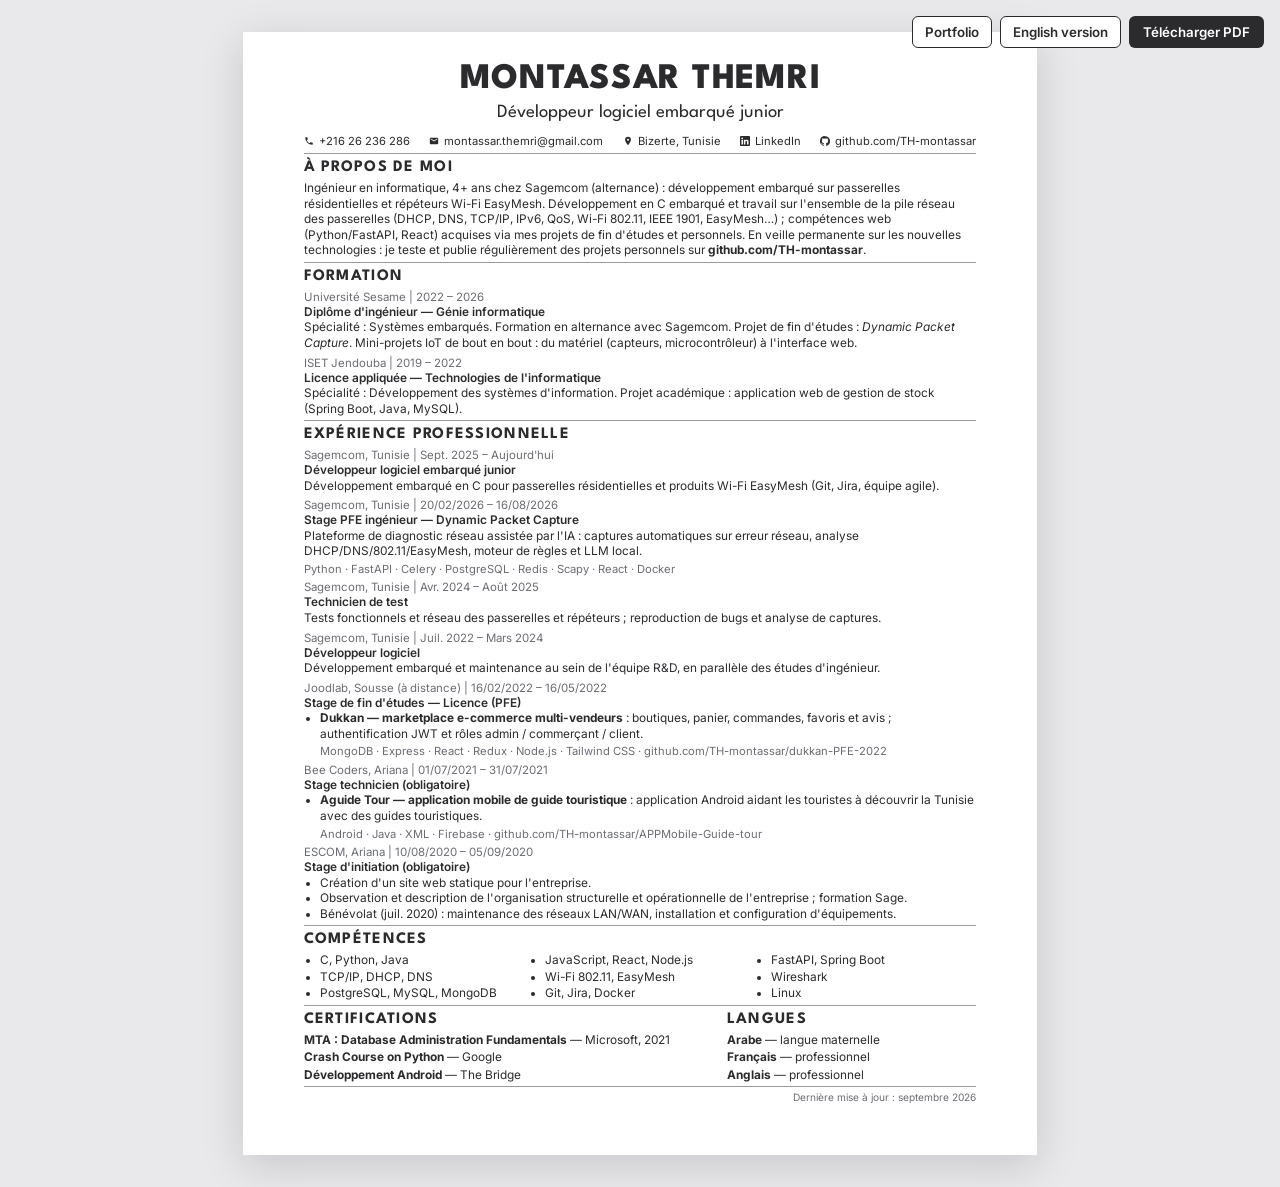
<file: index.html>
<!DOCTYPE html>
<html lang="fr">

<head>
	<meta charset="UTF-8" />
	<meta name="viewport" content="width=device-width, initial-scale=1.0" />
	<title>Montassar Themri — CV</title>
	<meta name="description" content="Montassar Themri — Développeur logiciel embarqué junior chez Sagemcom, ingénieur en génie informatique." />
	<link rel="icon" href="images/favicon.svg" type="image/svg+xml" />
	<link rel="preconnect" href="https://fonts.googleapis.com" />
	<link rel="preconnect" href="https://fonts.gstatic.com" crossorigin />
	<link href="https://fonts.googleapis.com/css2?family=League+Spartan:wght@400;600;700;800&family=Inter:wght@400;500;600&display=swap" rel="stylesheet" />
	<link rel="stylesheet" href="style.css" />
</head>

<body>
	<nav class="toolbar">
		<a class="lang-link" href="portfolio.html">Portfolio</a>
		<a class="lang-link" href="en.html">English version</a>
		<button class="print-btn" onclick="window.print()">Télécharger PDF</button>
	</nav>

	<main class="page">

		<header class="head">
			<h1>MONTASSAR THEMRI</h1>
			<p class="role">Développeur logiciel embarqué junior</p>
			<ul class="contact">
				<li>
					<svg viewBox="0 0 24 24"><path d="M6.6 10.8a15.1 15.1 0 0 0 6.6 6.6l2.2-2.2a1 1 0 0 1 1-.25 11.4 11.4 0 0 0 3.6.57 1 1 0 0 1 1 1V20a1 1 0 0 1-1 1A17 17 0 0 1 3 4a1 1 0 0 1 1-1h3.5a1 1 0 0 1 1 1c0 1.25.2 2.45.57 3.57a1 1 0 0 1-.25 1z"/></svg>
					<a href="tel:+21626236286">+216 26 236 286</a>
				</li>
				<li>
					<svg viewBox="0 0 24 24"><path d="M20 4H4a2 2 0 0 0-2 2v12a2 2 0 0 0 2 2h16a2 2 0 0 0 2-2V6a2 2 0 0 0-2-2zm0 4-8 5-8-5V6l8 5 8-5z"/></svg>
					<a href="mailto:montassar.themri@gmail.com">montassar.themri@gmail.com</a>
				</li>
				<li>
					<svg viewBox="0 0 24 24"><path d="M12 2a7 7 0 0 0-7 7c0 5.25 7 13 7 13s7-7.75 7-13a7 7 0 0 0-7-7zm0 9.5A2.5 2.5 0 1 1 12 6.5a2.5 2.5 0 0 1 0 5z"/></svg>
					Bizerte, Tunisie
				</li>
				<li>
					<svg viewBox="0 0 24 24"><path d="M20.45 20.45h-3.56v-5.57c0-1.33-.02-3.04-1.85-3.04-1.85 0-2.14 1.45-2.14 2.94v5.67H9.35V9h3.41v1.56h.05c.48-.9 1.64-1.85 3.37-1.85 3.6 0 4.27 2.37 4.27 5.46v6.28zM5.34 7.43a2.06 2.06 0 1 1 0-4.13 2.06 2.06 0 0 1 0 4.13zM7.12 20.45H3.56V9h3.56v11.45zM22.22 0H1.77C.79 0 0 .77 0 1.73v20.54C0 23.230.79 24 1.77 24h20.45c.98 0 1.78-.77 1.78-1.73V1.73C24 .77 23.2 0 22.22 0z"/></svg>
					<a href="https://www.linkedin.com/in/themri-montassar-160042149/">LinkedIn</a>
				</li>
				<li>
					<svg viewBox="0 0 24 24"><path d="M12 .3a12 12 0 0 0-3.8 23.4c.6.1.8-.26.8-.58v-2.05c-3.34.73-4.04-1.6-4.04-1.6-.55-1.39-1.34-1.76-1.34-1.76-1.09-.74.08-.73.08-.73 1.2.09 1.84 1.24 1.84 1.24 1.07 1.83 2.8 1.3 3.49 1 .1-.78.42-1.3.76-1.6-2.67-.3-5.47-1.33-5.47-5.93 0-1.31.47-2.38 1.24-3.22-.14-.3-.54-1.52.1-3.18 0 0 1-.32 3.3 1.23a11.5 11.5 0 0 1 6 0c2.28-1.55 3.29-1.23 3.29-1.23.64 1.66.24 2.88.12 3.18a4.65 4.65 0 0 1 1.23 3.22c0 4.61-2.8 5.63-5.48 5.92.42.36.81 1.1.81 2.22v3.29c0 .32.19.69.8.58A12 12 0 0 0 12 .3"/></svg>
					<a href="https://github.com/TH-montassar">github.com/TH-montassar</a>
				</li>
			</ul>
		</header>

		<section>
			<h2>À propos de moi</h2>
			<p>
				Ingénieur en informatique, 4+ ans chez Sagemcom (alternance)&nbsp;: développement embarqué
				sur passerelles résidentielles et répéteurs Wi-Fi EasyMesh.
				Développement en C embarqué et travail sur l'ensemble de la pile réseau des passerelles (DHCP, DNS,
				TCP/IP, IPv6, QoS, Wi-Fi 802.11, IEEE 1901, EasyMesh…)&nbsp;; compétences web
				(Python/FastAPI, React) acquises via mes projets de fin d'études et personnels. En veille permanente sur les nouvelles technologies&nbsp;: je teste et publie
				régulièrement des projets personnels sur
				<a href="https://github.com/TH-montassar"><strong>github.com/TH-montassar</strong></a>.
			</p>
		</section>

		<section>
			<h2>Formation</h2>

			<div class="entry">
				<p class="meta">Université Sesame | 2022 – 2026</p>
				<h3>Diplôme d'ingénieur — Génie informatique</h3>
				<p>Spécialité&nbsp;: Systèmes embarqués. Formation en alternance avec Sagemcom. Projet de fin d'études&nbsp;:
					<em>Dynamic Packet Capture</em>. Mini-projets IoT de bout en bout&nbsp;: du matériel (capteurs,
					microcontrôleur) à l'interface web.</p>
			</div>

			<div class="entry">
				<p class="meta">ISET Jendouba | 2019 – 2022</p>
				<h3>Licence appliquée — Technologies de l'informatique</h3>
				<p>Spécialité&nbsp;: Développement des systèmes d'information. Projet académique&nbsp;: application web de
					gestion de stock (Spring Boot, Java, MySQL).</p>
			</div>
		</section>

		<section>
			<h2>Expérience professionnelle</h2>

			<div class="entry">
				<p class="meta">Sagemcom, Tunisie | Sept. 2025 – Aujourd'hui</p>
				<h3>Développeur logiciel embarqué junior</h3>
				<p>Développement embarqué en C pour passerelles résidentielles et produits Wi-Fi EasyMesh
					(Git, Jira, équipe agile).</p>
			</div>

			<div class="entry">
				<p class="meta">Sagemcom, Tunisie | 20/02/2026 – 16/08/2026</p>
				<h3>Stage PFE ingénieur — Dynamic Packet Capture</h3>
				<p>Plateforme de diagnostic réseau assistée par l'IA&nbsp;: captures automatiques sur erreur réseau, analyse
					DHCP/DNS/802.11/EasyMesh, moteur de règles et LLM local.
					<span class="tags">Python · FastAPI · Celery · PostgreSQL · Redis · Scapy · React · Docker</span></p>
			</div>

			<div class="entry">
				<p class="meta">Sagemcom, Tunisie | Avr. 2024 – Août 2025</p>
				<h3>Technicien de test</h3>
				<p>Tests fonctionnels et réseau des passerelles et répéteurs&nbsp;; reproduction de bugs et analyse de captures.</p>
			</div>

			<div class="entry">
				<p class="meta">Sagemcom, Tunisie | Juil. 2022 – Mars 2024</p>
				<h3>Développeur logiciel</h3>
				<p>Développement embarqué et maintenance au sein de l'équipe R&amp;D, en parallèle des études d'ingénieur.</p>
			</div>

			<div class="entry">
				<p class="meta">Joodlab, Sousse (à distance) | 16/02/2022 – 16/05/2022</p>
				<h3>Stage de fin d'études — Licence (PFE)</h3>
				<ul class="tasks">
					<li><strong>Dukkan — marketplace e-commerce multi-vendeurs</strong>&nbsp;: boutiques, panier, commandes,
						favoris et avis&nbsp;; authentification JWT et rôles admin / commerçant / client.
						<span class="tags">MongoDB · Express · React · Redux · Node.js · Tailwind CSS ·
							<a href="https://github.com/TH-montassar/dukkan-PFE-2022">github.com/TH-montassar/dukkan-PFE-2022</a></span></li>
				</ul>
			</div>

			<div class="entry">
				<p class="meta">Bee Coders, Ariana | 01/07/2021 – 31/07/2021</p>
				<h3>Stage technicien (obligatoire)</h3>
				<ul class="tasks">
					<li><strong>Aguide Tour — application mobile de guide touristique</strong>&nbsp;: application Android aidant
						les touristes à découvrir la Tunisie avec des guides touristiques.
						<span class="tags">Android · Java · XML · Firebase ·
							<a href="https://github.com/TH-montassar/APPMobile-Guide-tour">github.com/TH-montassar/APPMobile-Guide-tour</a></span></li>
				</ul>
			</div>

			<div class="entry">
				<p class="meta">ESCOM, Ariana | 10/08/2020 – 05/09/2020</p>
				<h3>Stage d'initiation (obligatoire)</h3>
				<ul class="tasks">
					<li>Création d'un site web statique pour l'entreprise.</li>
					<li>Observation et description de l'organisation structurelle et opérationnelle de l'entreprise&nbsp;; formation Sage.</li>
					<li>Bénévolat (juil. 2020)&nbsp;: maintenance des réseaux LAN/WAN, installation et configuration d'équipements.</li>
				</ul>
			</div>
		</section>

		<section>
			<h2>Compétences</h2>
			<ul class="skills">
				<li>C, Python, Java</li>
				<li>JavaScript, React, Node.js</li>
				<li>FastAPI, Spring Boot</li>
				<li>TCP/IP, DHCP, DNS</li>
				<li>Wi-Fi 802.11, EasyMesh</li>
				<li>Wireshark</li>
				<li>PostgreSQL, MySQL, MongoDB</li>
				<li>Git, Jira, Docker</li>
				<li>Linux</li>
			</ul>
		</section>

		<div class="split">
			<section>
				<h2>Certifications</h2>
				<ul class="plain">
					<li><strong>MTA&nbsp;: Database Administration Fundamentals</strong> — Microsoft, 2021</li>
					<li><strong>Crash Course on Python</strong> — Google</li>
					<li><strong>Développement Android</strong> — The Bridge</li>
				</ul>
			</section>
			<section>
				<h2>Langues</h2>
				<ul class="plain">
					<li><strong>Arabe</strong> — langue maternelle</li>
					<li><strong>Français</strong> — professionnel</li>
					<li><strong>Anglais</strong> — professionnel</li>
				</ul>
			</section>
		</div>

		<p class="updated">Dernière mise à jour&nbsp;: septembre 2026</p>
	</main>
</body>

</html>
</file>
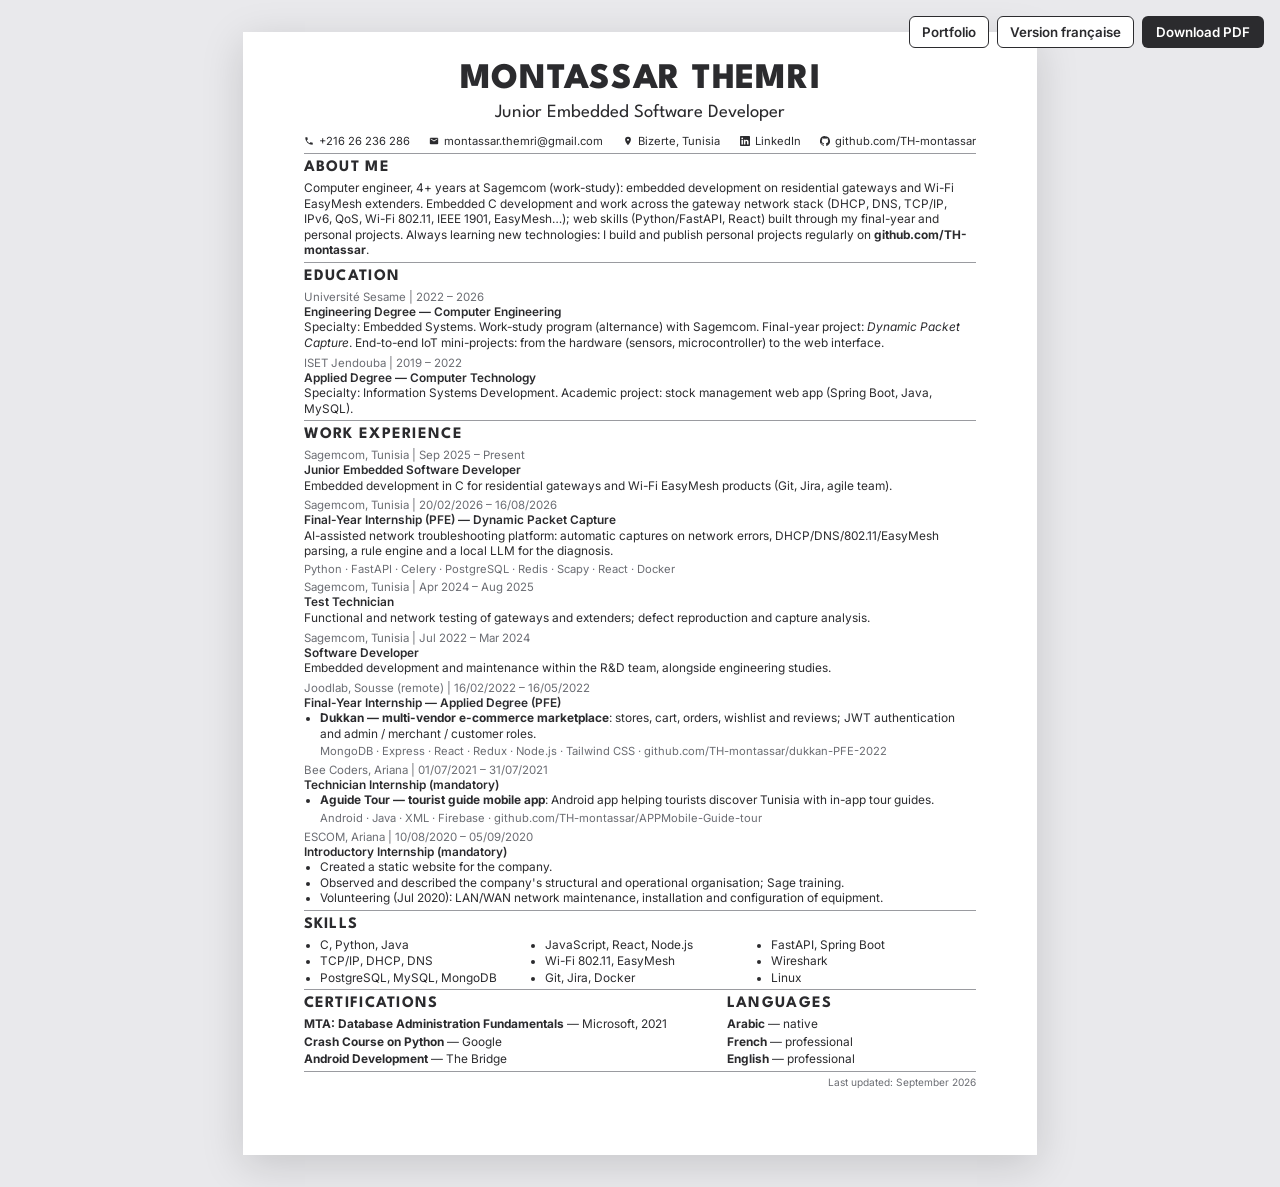
<file: en.html>
<!DOCTYPE html>
<html lang="en">

<head>
	<meta charset="UTF-8" />
	<meta name="viewport" content="width=device-width, initial-scale=1.0" />
	<title>Montassar Themri — CV</title>
	<meta name="description" content="Montassar Themri — Junior Embedded Software Developer at Sagemcom, Computer Engineering." />
	<link rel="icon" href="images/favicon.svg" type="image/svg+xml" />
	<link rel="preconnect" href="https://fonts.googleapis.com" />
	<link rel="preconnect" href="https://fonts.gstatic.com" crossorigin />
	<link href="https://fonts.googleapis.com/css2?family=League+Spartan:wght@400;600;700;800&family=Inter:wght@400;500;600&display=swap" rel="stylesheet" />
	<link rel="stylesheet" href="style.css" />
</head>

<body>
	<nav class="toolbar">
		<a class="lang-link" href="portfolio.html">Portfolio</a>
		<a class="lang-link" href="index.html">Version française</a>
		<button class="print-btn" onclick="window.print()">Download PDF</button>
	</nav>

	<main class="page">

		<header class="head">
			<h1>MONTASSAR THEMRI</h1>
			<p class="role">Junior Embedded Software Developer</p>
			<ul class="contact">
				<li>
					<svg viewBox="0 0 24 24"><path d="M6.6 10.8a15.1 15.1 0 0 0 6.6 6.6l2.2-2.2a1 1 0 0 1 1-.25 11.4 11.4 0 0 0 3.6.57 1 1 0 0 1 1 1V20a1 1 0 0 1-1 1A17 17 0 0 1 3 4a1 1 0 0 1 1-1h3.5a1 1 0 0 1 1 1c0 1.25.2 2.45.57 3.57a1 1 0 0 1-.25 1z"/></svg>
					<a href="tel:+21626236286">+216 26 236 286</a>
				</li>
				<li>
					<svg viewBox="0 0 24 24"><path d="M20 4H4a2 2 0 0 0-2 2v12a2 2 0 0 0 2 2h16a2 2 0 0 0 2-2V6a2 2 0 0 0-2-2zm0 4-8 5-8-5V6l8 5 8-5z"/></svg>
					<a href="mailto:montassar.themri@gmail.com">montassar.themri@gmail.com</a>
				</li>
				<li>
					<svg viewBox="0 0 24 24"><path d="M12 2a7 7 0 0 0-7 7c0 5.25 7 13 7 13s7-7.75 7-13a7 7 0 0 0-7-7zm0 9.5A2.5 2.5 0 1 1 12 6.5a2.5 2.5 0 0 1 0 5z"/></svg>
					Bizerte, Tunisia
				</li>
				<li>
					<svg viewBox="0 0 24 24"><path d="M20.45 20.45h-3.56v-5.57c0-1.33-.02-3.04-1.85-3.04-1.85 0-2.14 1.45-2.14 2.94v5.67H9.35V9h3.41v1.56h.05c.48-.9 1.64-1.85 3.37-1.85 3.6 0 4.27 2.37 4.27 5.46v6.28zM5.34 7.43a2.06 2.06 0 1 1 0-4.13 2.06 2.06 0 0 1 0 4.13zM7.12 20.45H3.56V9h3.56v11.45zM22.22 0H1.77C.79 0 0 .77 0 1.73v20.54C0 23.23.79 24 1.77 24h20.45c.98 0 1.78-.77 1.78-1.73V1.73C24 .77 23.2 0 22.22 0z"/></svg>
					<a href="https://www.linkedin.com/in/themri-montassar-160042149/">LinkedIn</a>
				</li>
				<li>
					<svg viewBox="0 0 24 24"><path d="M12 .3a12 12 0 0 0-3.8 23.4c.6.1.8-.26.8-.58v-2.05c-3.34.73-4.04-1.6-4.04-1.6-.55-1.39-1.34-1.76-1.34-1.76-1.09-.74.08-.73.08-.73 1.2.09 1.84 1.24 1.84 1.24 1.07 1.83 2.8 1.3 3.49 1 .1-.78.42-1.3.76-1.6-2.67-.3-5.47-1.33-5.47-5.93 0-1.31.47-2.38 1.24-3.22-.14-.3-.54-1.52.1-3.18 0 0 1-.32 3.3 1.23a11.5 11.5 0 0 1 6 0c2.28-1.55 3.29-1.23 3.29-1.23.64 1.66.24 2.88.12 3.18a4.65 4.65 0 0 1 1.23 3.22c0 4.61-2.8 5.63-5.48 5.92.42.36.81 1.1.81 2.22v3.29c0 .32.19.69.8.58A12 12 0 0 0 12 .3"/></svg>
					<a href="https://github.com/TH-montassar">github.com/TH-montassar</a>
				</li>
			</ul>
		</header>

		<section>
			<h2>About Me</h2>
			<p>
				Computer engineer, 4+ years at Sagemcom (work-study): embedded development on residential gateways and
				Wi-Fi EasyMesh extenders. Embedded C development and work across the gateway network stack (DHCP, DNS,
				TCP/IP, IPv6, QoS, Wi-Fi 802.11, IEEE 1901, EasyMesh…); web skills (Python/FastAPI, React) built through
				my final-year and personal projects. Always
				learning new technologies: I build and publish personal projects regularly on
				<a href="https://github.com/TH-montassar"><strong>github.com/TH-montassar</strong></a>.
			</p>
		</section>

		<section>
			<h2>Education</h2>

			<div class="entry">
				<p class="meta">Université Sesame | 2022 – 2026</p>
				<h3>Engineering Degree — Computer Engineering</h3>
				<p>Specialty: Embedded Systems. Work-study program (alternance) with Sagemcom. Final-year project:
					<em>Dynamic Packet Capture</em>. End-to-end IoT mini-projects: from the hardware (sensors,
					microcontroller) to the web interface.</p>
			</div>

			<div class="entry">
				<p class="meta">ISET Jendouba | 2019 – 2022</p>
				<h3>Applied Degree — Computer Technology</h3>
				<p>Specialty: Information Systems Development. Academic project: stock management web app
					(Spring Boot, Java, MySQL).</p>
			</div>
		</section>

		<section>
			<h2>Work Experience</h2>

			<div class="entry">
				<p class="meta">Sagemcom, Tunisia | Sep 2025 – Present</p>
				<h3>Junior Embedded Software Developer</h3>
				<p>Embedded development in C for residential gateways and Wi-Fi EasyMesh products
					(Git, Jira, agile team).</p>
			</div>

			<div class="entry">
				<p class="meta">Sagemcom, Tunisia | 20/02/2026 – 16/08/2026</p>
				<h3>Final-Year Internship (PFE) — Dynamic Packet Capture</h3>
				<p>AI-assisted network troubleshooting platform: automatic captures on network errors,
					DHCP/DNS/802.11/EasyMesh parsing, a rule engine and a local LLM for the diagnosis.
					<span class="tags">Python · FastAPI · Celery · PostgreSQL · Redis · Scapy · React · Docker</span></p>
			</div>

			<div class="entry">
				<p class="meta">Sagemcom, Tunisia | Apr 2024 – Aug 2025</p>
				<h3>Test Technician</h3>
				<p>Functional and network testing of gateways and extenders; defect reproduction and capture analysis.</p>
			</div>

			<div class="entry">
				<p class="meta">Sagemcom, Tunisia | Jul 2022 – Mar 2024</p>
				<h3>Software Developer</h3>
				<p>Embedded development and maintenance within the R&amp;D team, alongside engineering studies.</p>
			</div>

			<div class="entry">
				<p class="meta">Joodlab, Sousse (remote) | 16/02/2022 – 16/05/2022</p>
				<h3>Final-Year Internship — Applied Degree (PFE)</h3>
				<ul class="tasks">
					<li><strong>Dukkan — multi-vendor e-commerce marketplace</strong>: stores, cart, orders, wishlist and
						reviews; JWT authentication and admin / merchant / customer roles.
						<span class="tags">MongoDB · Express · React · Redux · Node.js · Tailwind CSS ·
							<a href="https://github.com/TH-montassar/dukkan-PFE-2022">github.com/TH-montassar/dukkan-PFE-2022</a></span></li>
				</ul>
			</div>

			<div class="entry">
				<p class="meta">Bee Coders, Ariana | 01/07/2021 – 31/07/2021</p>
				<h3>Technician Internship (mandatory)</h3>
				<ul class="tasks">
					<li><strong>Aguide Tour — tourist guide mobile app</strong>: Android app helping tourists discover
						Tunisia with in-app tour guides.
						<span class="tags">Android · Java · XML · Firebase ·
							<a href="https://github.com/TH-montassar/APPMobile-Guide-tour">github.com/TH-montassar/APPMobile-Guide-tour</a></span></li>
				</ul>
			</div>

			<div class="entry">
				<p class="meta">ESCOM, Ariana | 10/08/2020 – 05/09/2020</p>
				<h3>Introductory Internship (mandatory)</h3>
				<ul class="tasks">
					<li>Created a static website for the company.</li>
					<li>Observed and described the company's structural and operational organisation; Sage training.</li>
					<li>Volunteering (Jul 2020): LAN/WAN network maintenance, installation and configuration of equipment.</li>
				</ul>
			</div>
		</section>

		<section>
			<h2>Skills</h2>
			<ul class="skills">
				<li>C, Python, Java</li>
				<li>JavaScript, React, Node.js</li>
				<li>FastAPI, Spring Boot</li>
				<li>TCP/IP, DHCP, DNS</li>
				<li>Wi-Fi 802.11, EasyMesh</li>
				<li>Wireshark</li>
				<li>PostgreSQL, MySQL, MongoDB</li>
				<li>Git, Jira, Docker</li>
				<li>Linux</li>
			</ul>
		</section>

		<div class="split">
			<section>
				<h2>Certifications</h2>
				<ul class="plain">
					<li><strong>MTA: Database Administration Fundamentals</strong> — Microsoft, 2021</li>
					<li><strong>Crash Course on Python</strong> — Google</li>
					<li><strong>Android Development</strong> — The Bridge</li>
				</ul>
			</section>
			<section>
				<h2>Languages</h2>
				<ul class="plain">
					<li><strong>Arabic</strong> — native</li>
					<li><strong>French</strong> — professional</li>
					<li><strong>English</strong> — professional</li>
				</ul>
			</section>
		</div>

		<p class="updated">Last updated: September 2026</p>
	</main>
</body>

</html>
</file>
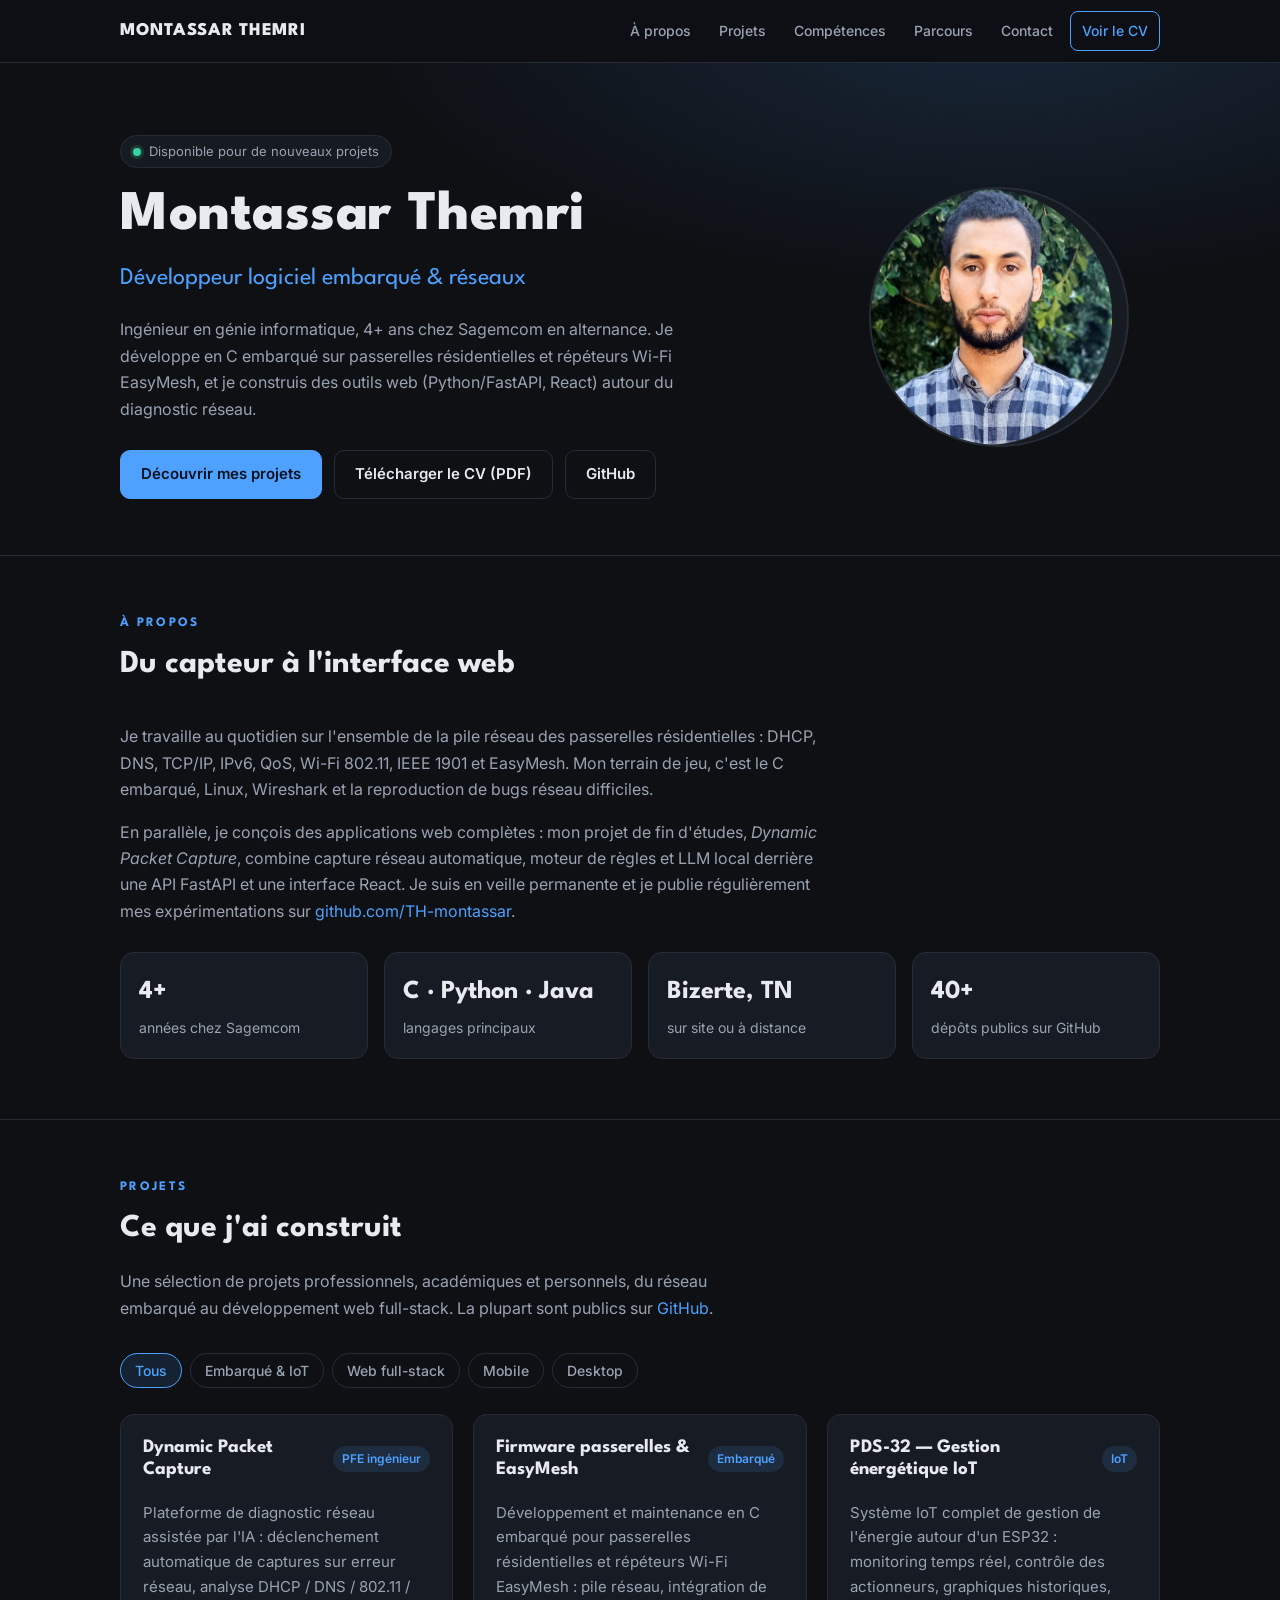
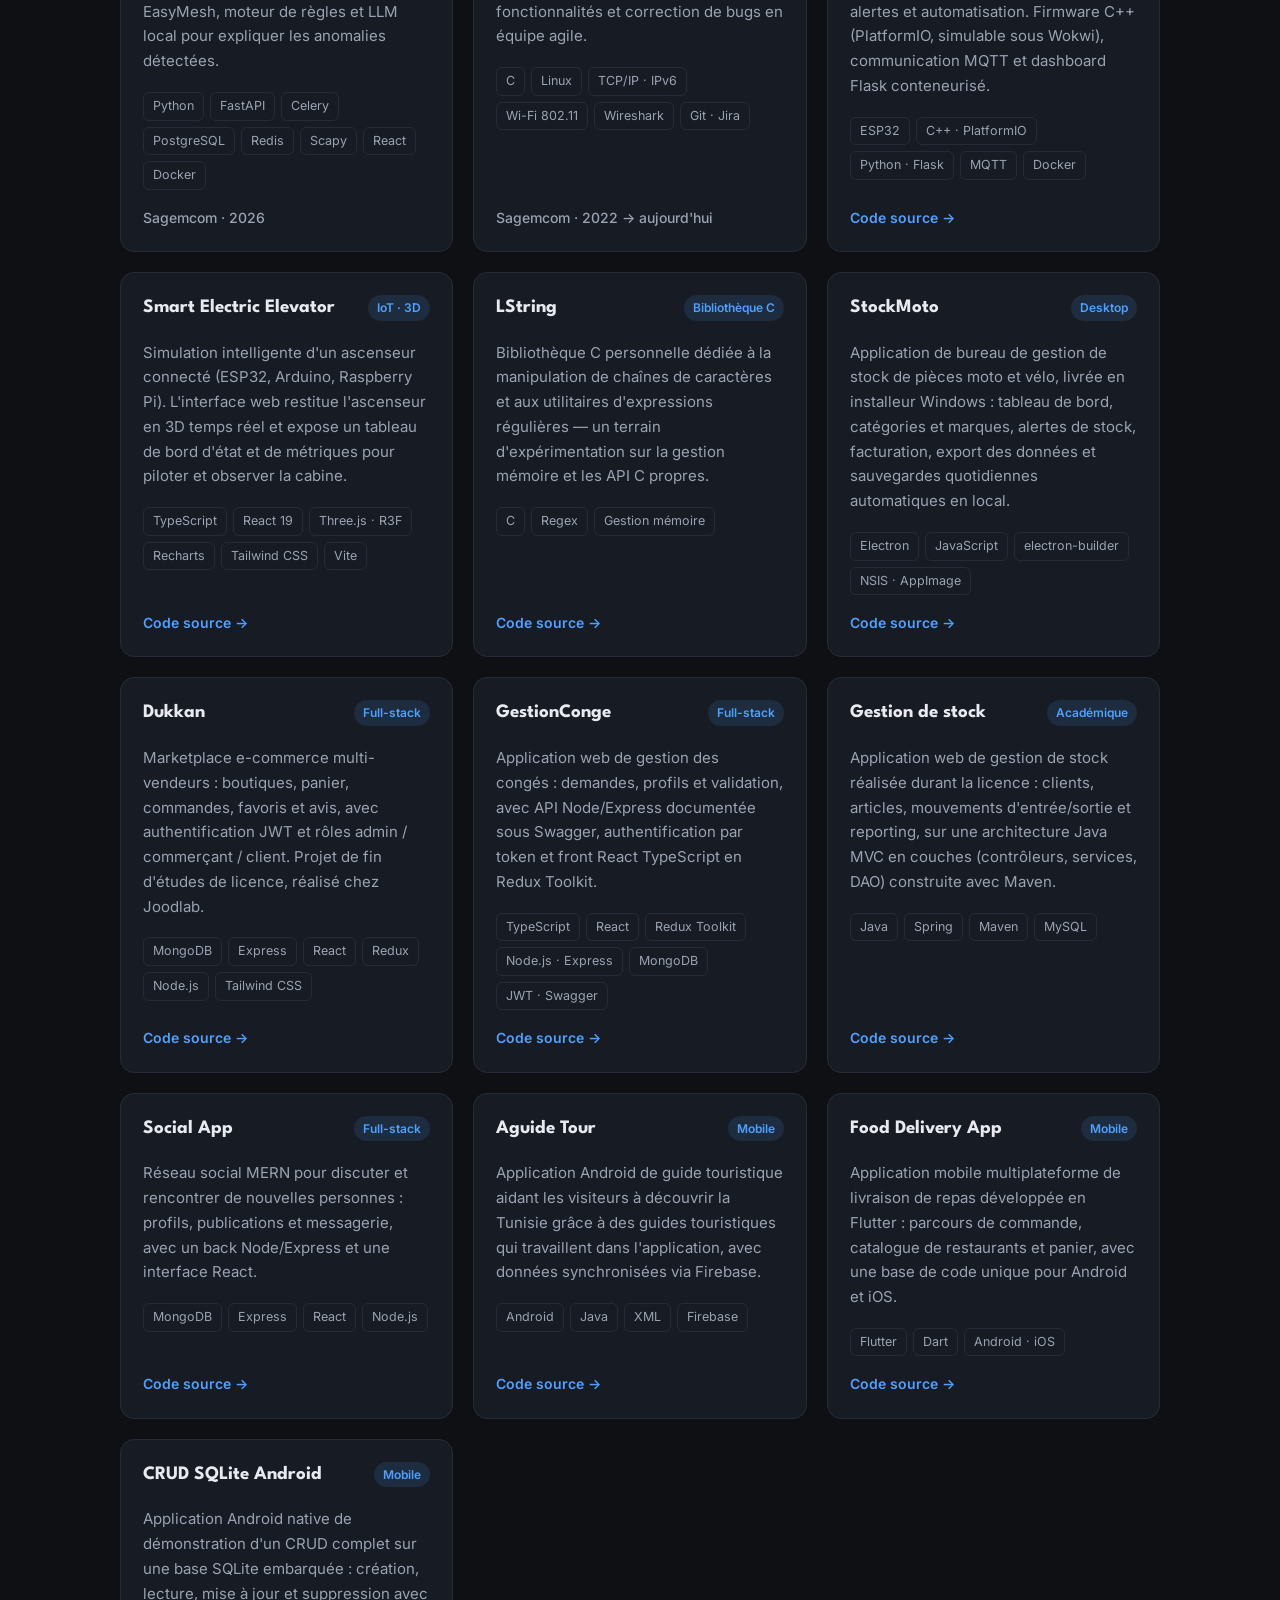
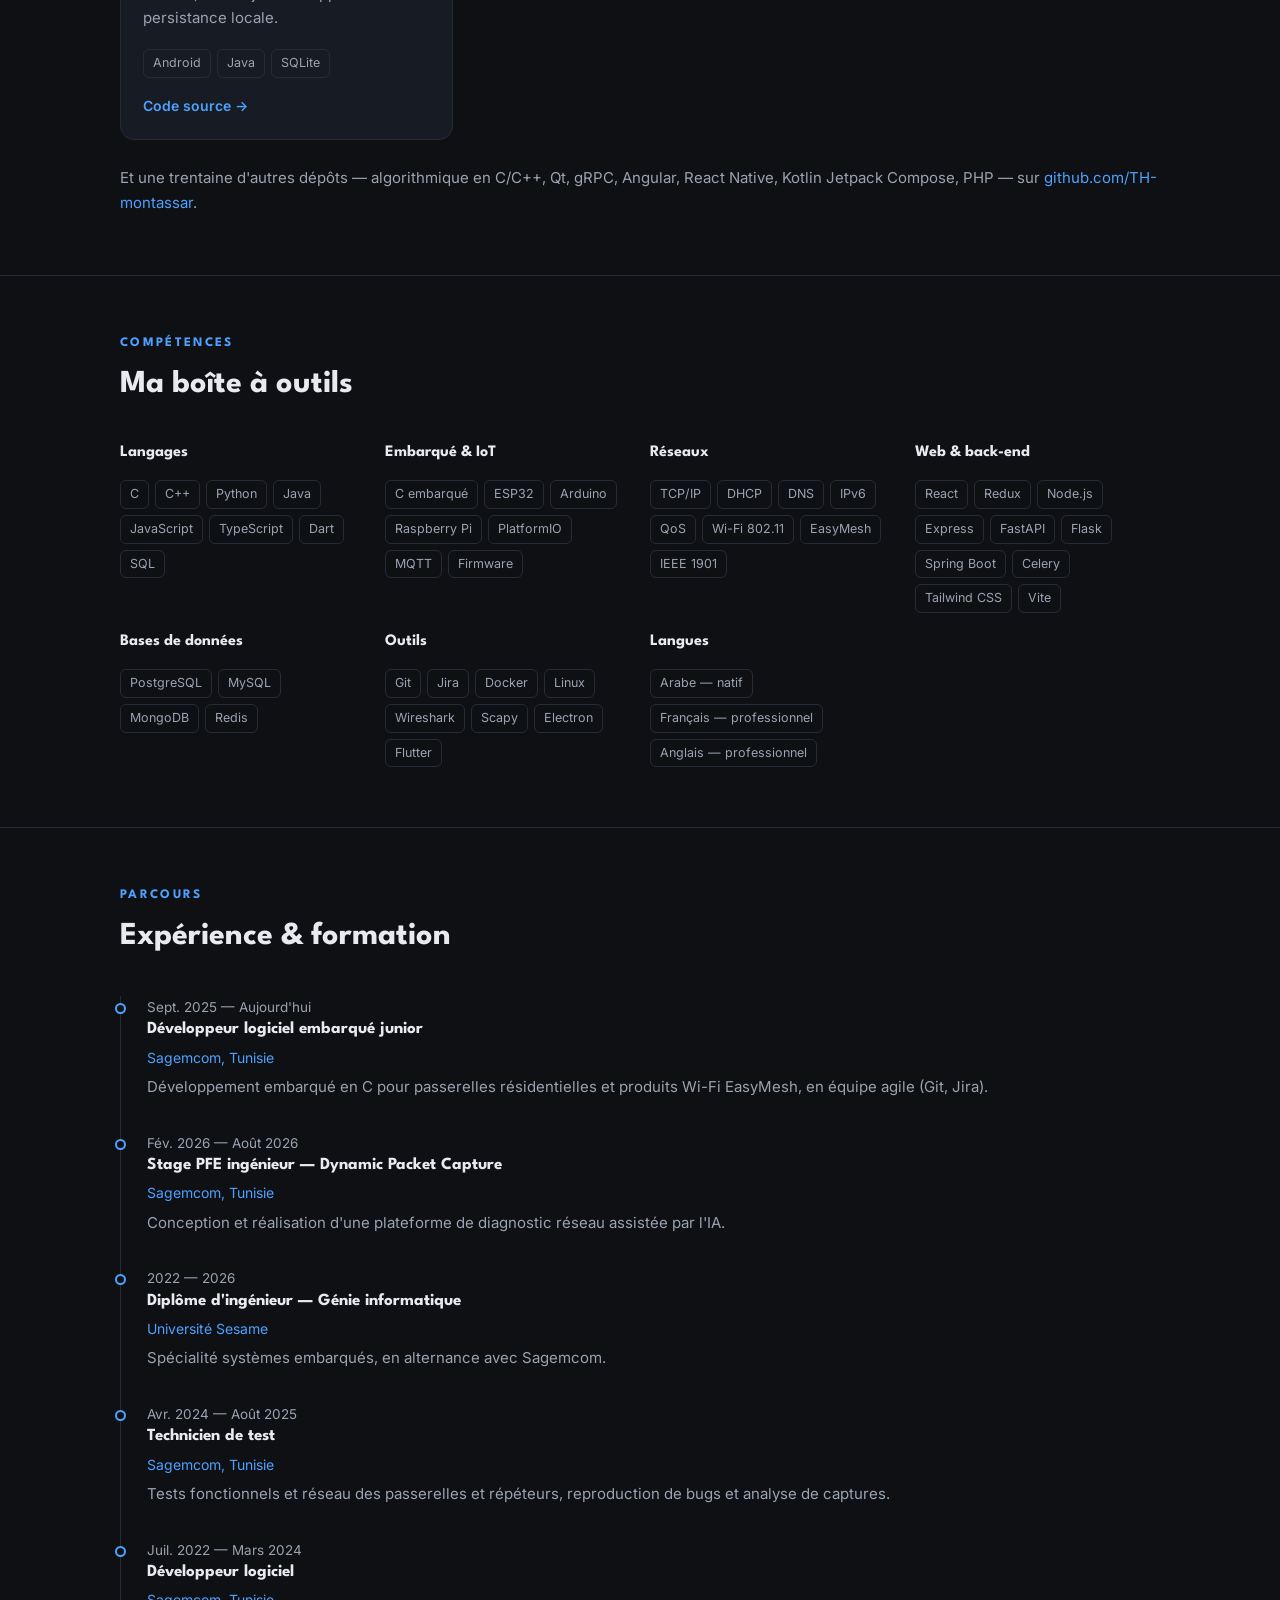
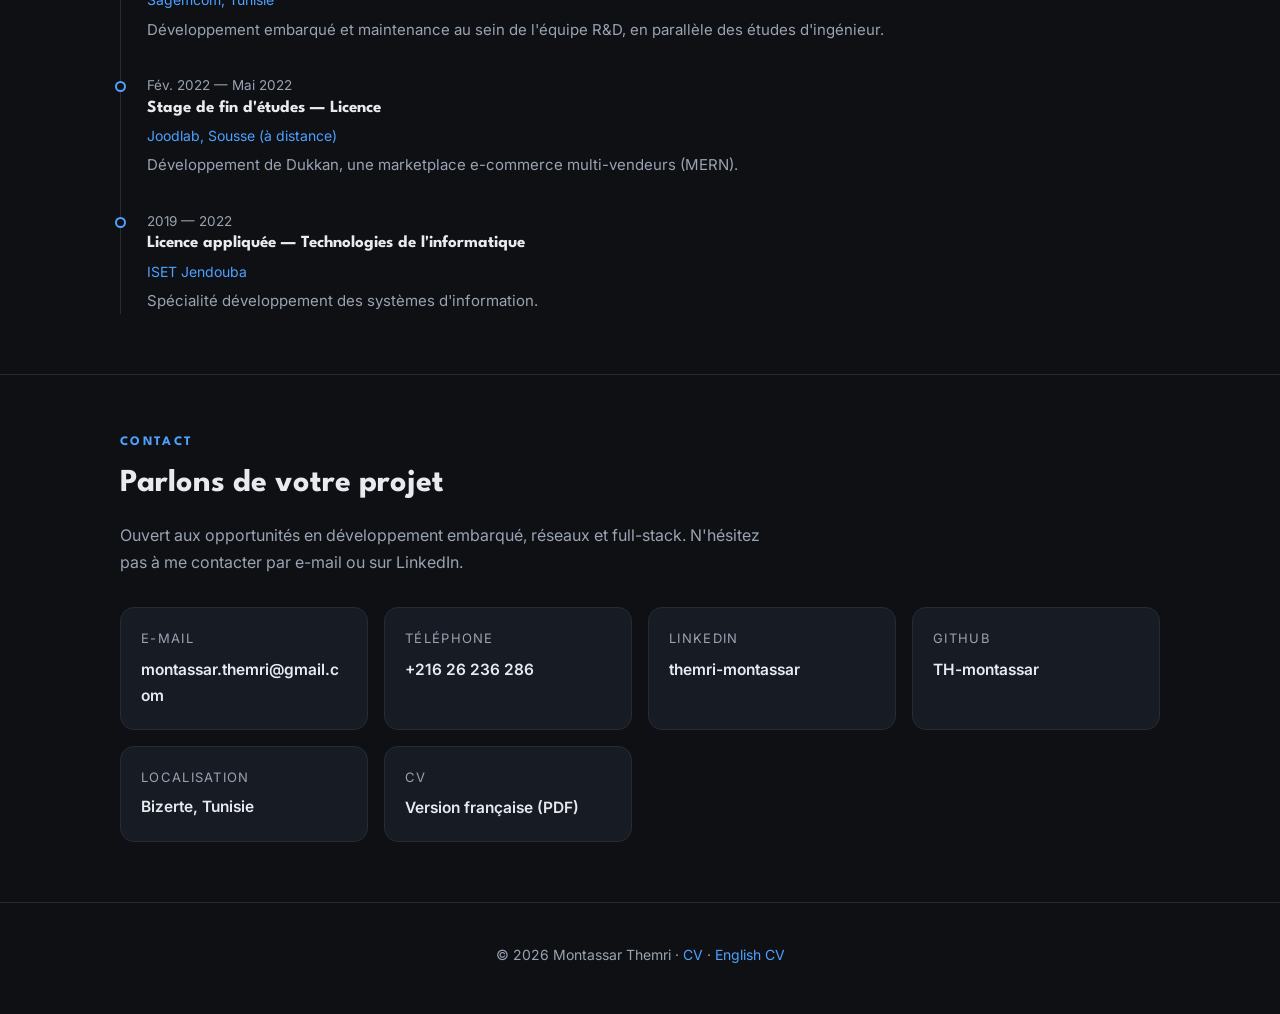
<file: portfolio.html>
<!DOCTYPE html>
<html lang="fr">

<head>
	<meta charset="UTF-8" />
	<meta name="viewport" content="width=device-width, initial-scale=1.0" />
	<title>Montassar Themri — Portfolio</title>
	<meta name="description" content="Portfolio de Montassar Themri — Développeur logiciel embarqué junior chez Sagemcom : C embarqué, réseaux, Wi-Fi EasyMesh, Python/FastAPI et React." />
	<link rel="icon" href="images/favicon.svg" type="image/svg+xml" />
	<link rel="preconnect" href="https://fonts.googleapis.com" />
	<link rel="preconnect" href="https://fonts.gstatic.com" crossorigin />
	<link href="https://fonts.googleapis.com/css2?family=League+Spartan:wght@400;600;700;800&family=Inter:wght@400;500;600&display=swap" rel="stylesheet" />
	<link rel="stylesheet" href="portfolio.css" />
</head>

<body>

	<nav class="nav">
		<div class="wrap nav-inner">
			<a class="brand" href="portfolio.html">Montassar Themri</a>
			<ul class="nav-links">
				<li><a href="#about">À propos</a></li>
				<li><a href="#projects">Projets</a></li>
				<li><a href="#skills">Compétences</a></li>
				<li><a href="#experience">Parcours</a></li>
				<li><a href="#contact">Contact</a></li>
				<li><a class="nav-cta" href="index.html">Voir le CV</a></li>
			</ul>
		</div>
	</nav>

	<header class="hero">
		<div class="wrap hero-inner">
			<div>
				<span class="eyebrow"><span class="dot"></span> Disponible pour de nouveaux projets</span>
				<h1>Montassar Themri</h1>
				<p class="tagline">Développeur logiciel embarqué &amp; réseaux</p>
				<p class="lead">
					Ingénieur en génie informatique, 4+ ans chez Sagemcom en alternance. Je développe en C embarqué
					sur passerelles résidentielles et répéteurs Wi-Fi EasyMesh, et je construis des outils web
					(Python/FastAPI, React) autour du diagnostic réseau.
				</p>
				<div class="hero-actions">
					<a class="btn btn-primary" href="#projects">Découvrir mes projets</a>
					<a class="btn" href="Montassar_Themri_CV.pdf" download>Télécharger le CV (PDF)</a>
					<a class="btn" href="https://github.com/TH-montassar" target="_blank" rel="noopener">GitHub</a>
				</div>
			</div>
			<div class="portrait">
				<img src="images/montassar.png" alt="Portrait de Montassar Themri" width="520" height="520" />
			</div>
		</div>
	</header>

	<main>

		<section class="section" id="about">
			<div class="wrap">
				<div class="section-head">
					<h2>À propos</h2>
					<p class="section-title">Du capteur à l'interface web</p>
				</div>
				<div class="about-text">
					<p>
						Je travaille au quotidien sur l'ensemble de la pile réseau des passerelles résidentielles&nbsp;:
						DHCP, DNS, TCP/IP, IPv6, QoS, Wi-Fi 802.11, IEEE 1901 et EasyMesh. Mon terrain de jeu, c'est
						le C embarqué, Linux, Wireshark et la reproduction de bugs réseau difficiles.
					</p>
					<p>
						En parallèle, je conçois des applications web complètes&nbsp;: mon projet de fin d'études,
						<em>Dynamic Packet Capture</em>, combine capture réseau automatique, moteur de règles et LLM local
						derrière une API FastAPI et une interface React. Je suis en veille permanente et je publie
						régulièrement mes expérimentations sur
						<a href="https://github.com/TH-montassar" target="_blank" rel="noopener">github.com/TH-montassar</a>.
					</p>
				</div>
				<ul class="stats">
					<li><strong>4+</strong><span>années chez Sagemcom</span></li>
					<li><strong>C · Python · Java</strong><span>langages principaux</span></li>
					<li><strong>Bizerte, TN</strong><span>sur site ou à distance</span></li>
					<li><strong>40+</strong><span>dépôts publics sur GitHub</span></li>
				</ul>
			</div>
		</section>

		<section class="section" id="projects">
			<div class="wrap">
				<div class="section-head">
					<h2>Projets</h2>
					<p class="section-title">Ce que j'ai construit</p>
					<p class="section-intro">
						Une sélection de projets professionnels, académiques et personnels, du réseau embarqué
						au développement web full-stack. La plupart sont publics sur
						<a href="https://github.com/TH-montassar" target="_blank" rel="noopener">GitHub</a>.
					</p>
				</div>

				<div class="filters" role="group" aria-label="Filtrer les projets">
					<button class="filter is-active" type="button" data-filter="all">Tous</button>
					<button class="filter" type="button" data-filter="embedded">Embarqué &amp; IoT</button>
					<button class="filter" type="button" data-filter="web">Web full-stack</button>
					<button class="filter" type="button" data-filter="mobile">Mobile</button>
					<button class="filter" type="button" data-filter="desktop">Desktop</button>
				</div>

				<div class="projects">

					<article class="card" data-cat="embedded">
						<div class="card-top">
							<h3>Dynamic Packet Capture</h3>
							<span class="badge">PFE ingénieur</span>
						</div>
						<p>
							Plateforme de diagnostic réseau assistée par l'IA&nbsp;: déclenchement automatique de captures
							sur erreur réseau, analyse DHCP / DNS / 802.11 / EasyMesh, moteur de règles et LLM local
							pour expliquer les anomalies détectées.
						</p>
						<ul class="stack">
							<li>Python</li>
							<li>FastAPI</li>
							<li>Celery</li>
							<li>PostgreSQL</li>
							<li>Redis</li>
							<li>Scapy</li>
							<li>React</li>
							<li>Docker</li>
						</ul>
						<div class="card-links">
							<span class="card-note">Sagemcom · 2026</span>
						</div>
					</article>

					<article class="card" data-cat="embedded">
						<div class="card-top">
							<h3>Firmware passerelles &amp; EasyMesh</h3>
							<span class="badge">Embarqué</span>
						</div>
						<p>
							Développement et maintenance en C embarqué pour passerelles résidentielles et répéteurs
							Wi-Fi EasyMesh&nbsp;: pile réseau, intégration de fonctionnalités et correction de bugs
							en équipe agile.
						</p>
						<ul class="stack">
							<li>C</li>
							<li>Linux</li>
							<li>TCP/IP · IPv6</li>
							<li>Wi-Fi 802.11</li>
							<li>Wireshark</li>
							<li>Git · Jira</li>
						</ul>
						<div class="card-links">
							<span class="card-note">Sagemcom · 2022 → aujourd'hui</span>
						</div>
					</article>

					<article class="card" data-cat="embedded">
						<div class="card-top">
							<h3>PDS-32 — Gestion énergétique IoT</h3>
							<span class="badge">IoT</span>
						</div>
						<p>
							Système IoT complet de gestion de l'énergie autour d'un ESP32&nbsp;: monitoring temps réel,
							contrôle des actionneurs, graphiques historiques, alertes et automatisation. Firmware C++
							(PlatformIO, simulable sous Wokwi), communication MQTT et dashboard Flask conteneurisé.
						</p>
						<ul class="stack">
							<li>ESP32</li>
							<li>C++ · PlatformIO</li>
							<li>Python · Flask</li>
							<li>MQTT</li>
							<li>Docker</li>
						</ul>
						<div class="card-links">
							<a href="https://github.com/TH-montassar/PDS-32-Energy-Management" target="_blank" rel="noopener">Code source →</a>
						</div>
					</article>

					<article class="card" data-cat="embedded">
						<div class="card-top">
							<h3>Smart Electric Elevator</h3>
							<span class="badge">IoT · 3D</span>
						</div>
						<p>
							Simulation intelligente d'un ascenseur connecté (ESP32, Arduino, Raspberry Pi). L'interface
							web restitue l'ascenseur en 3D temps réel et expose un tableau de bord d'état et de
							métriques pour piloter et observer la cabine.
						</p>
						<ul class="stack">
							<li>TypeScript</li>
							<li>React 19</li>
							<li>Three.js · R3F</li>
							<li>Recharts</li>
							<li>Tailwind CSS</li>
							<li>Vite</li>
						</ul>
						<div class="card-links">
							<a href="https://github.com/TH-montassar/Smart-Electric-Elevator" target="_blank" rel="noopener">Code source →</a>
						</div>
					</article>

					<article class="card" data-cat="embedded">
						<div class="card-top">
							<h3>LString</h3>
							<span class="badge">Bibliothèque C</span>
						</div>
						<p>
							Bibliothèque C personnelle dédiée à la manipulation de chaînes de caractères et aux
							utilitaires d'expressions régulières — un terrain d'expérimentation sur la gestion
							mémoire et les API C propres.
						</p>
						<ul class="stack">
							<li>C</li>
							<li>Regex</li>
							<li>Gestion mémoire</li>
						</ul>
						<div class="card-links">
							<a href="https://github.com/TH-montassar/Lstring" target="_blank" rel="noopener">Code source →</a>
						</div>
					</article>

					<article class="card" data-cat="desktop">
						<div class="card-top">
							<h3>StockMoto</h3>
							<span class="badge">Desktop</span>
						</div>
						<p>
							Application de bureau de gestion de stock de pièces moto et vélo, livrée en installeur
							Windows&nbsp;: tableau de bord, catégories et marques, alertes de stock, facturation,
							export des données et sauvegardes quotidiennes automatiques en local.
						</p>
						<ul class="stack">
							<li>Electron</li>
							<li>JavaScript</li>
							<li>electron-builder</li>
							<li>NSIS · AppImage</li>
						</ul>
						<div class="card-links">
							<a href="https://github.com/TH-montassar/stockmoto" target="_blank" rel="noopener">Code source →</a>
						</div>
					</article>

					<article class="card" data-cat="web">
						<div class="card-top">
							<h3>Dukkan</h3>
							<span class="badge">Full-stack</span>
						</div>
						<p>
							Marketplace e-commerce multi-vendeurs&nbsp;: boutiques, panier, commandes, favoris et avis,
							avec authentification JWT et rôles admin / commerçant / client. Projet de fin d'études
							de licence, réalisé chez Joodlab.
						</p>
						<ul class="stack">
							<li>MongoDB</li>
							<li>Express</li>
							<li>React</li>
							<li>Redux</li>
							<li>Node.js</li>
							<li>Tailwind CSS</li>
						</ul>
						<div class="card-links">
							<a href="https://github.com/TH-montassar/dukkan-PFE-2022" target="_blank" rel="noopener">Code source →</a>
						</div>
					</article>

					<article class="card" data-cat="web">
						<div class="card-top">
							<h3>GestionConge</h3>
							<span class="badge">Full-stack</span>
						</div>
						<p>
							Application web de gestion des congés&nbsp;: demandes, profils et validation, avec API
							Node/Express documentée sous Swagger, authentification par token et front React TypeScript
							en Redux Toolkit.
						</p>
						<ul class="stack">
							<li>TypeScript</li>
							<li>React</li>
							<li>Redux Toolkit</li>
							<li>Node.js · Express</li>
							<li>MongoDB</li>
							<li>JWT · Swagger</li>
						</ul>
						<div class="card-links">
							<a href="https://github.com/TH-montassar/GestionConge" target="_blank" rel="noopener">Code source →</a>
						</div>
					</article>

					<article class="card" data-cat="web">
						<div class="card-top">
							<h3>Gestion de stock</h3>
							<span class="badge">Académique</span>
						</div>
						<p>
							Application web de gestion de stock réalisée durant la licence&nbsp;: clients, articles,
							mouvements d'entrée/sortie et reporting, sur une architecture Java MVC en couches
							(contrôleurs, services, DAO) construite avec Maven.
						</p>
						<ul class="stack">
							<li>Java</li>
							<li>Spring</li>
							<li>Maven</li>
							<li>MySQL</li>
						</ul>
						<div class="card-links">
							<a href="https://github.com/TH-montassar/gestion-de-stockv2" target="_blank" rel="noopener">Code source →</a>
						</div>
					</article>

					<article class="card" data-cat="web">
						<div class="card-top">
							<h3>Social App</h3>
							<span class="badge">Full-stack</span>
						</div>
						<p>
							Réseau social MERN pour discuter et rencontrer de nouvelles personnes&nbsp;: profils,
							publications et messagerie, avec un back Node/Express et une interface React.
						</p>
						<ul class="stack">
							<li>MongoDB</li>
							<li>Express</li>
							<li>React</li>
							<li>Node.js</li>
						</ul>
						<div class="card-links">
							<a href="https://github.com/TH-montassar/socialApp-mernStack" target="_blank" rel="noopener">Code source →</a>
						</div>
					</article>

					<article class="card" data-cat="mobile">
						<div class="card-top">
							<h3>Aguide Tour</h3>
							<span class="badge">Mobile</span>
						</div>
						<p>
							Application Android de guide touristique aidant les visiteurs à découvrir la Tunisie
							grâce à des guides touristiques qui travaillent dans l'application, avec données
							synchronisées via Firebase.
						</p>
						<ul class="stack">
							<li>Android</li>
							<li>Java</li>
							<li>XML</li>
							<li>Firebase</li>
						</ul>
						<div class="card-links">
							<a href="https://github.com/TH-montassar/APPMobile-Guide-tour" target="_blank" rel="noopener">Code source →</a>
						</div>
					</article>

					<article class="card" data-cat="mobile">
						<div class="card-top">
							<h3>Food Delivery App</h3>
							<span class="badge">Mobile</span>
						</div>
						<p>
							Application mobile multiplateforme de livraison de repas développée en Flutter&nbsp;:
							parcours de commande, catalogue de restaurants et panier, avec une base de code unique
							pour Android et iOS.
						</p>
						<ul class="stack">
							<li>Flutter</li>
							<li>Dart</li>
							<li>Android · iOS</li>
						</ul>
						<div class="card-links">
							<a href="https://github.com/TH-montassar/Food-Delivery-Ap" target="_blank" rel="noopener">Code source →</a>
						</div>
					</article>

					<article class="card" data-cat="mobile">
						<div class="card-top">
							<h3>CRUD SQLite Android</h3>
							<span class="badge">Mobile</span>
						</div>
						<p>
							Application Android native de démonstration d'un CRUD complet sur une base SQLite
							embarquée&nbsp;: création, lecture, mise à jour et suppression avec persistance locale.
						</p>
						<ul class="stack">
							<li>Android</li>
							<li>Java</li>
							<li>SQLite</li>
						</ul>
						<div class="card-links">
							<a href="https://github.com/TH-montassar/crudSqllite-devMobile-" target="_blank" rel="noopener">Code source →</a>
						</div>
					</article>

				</div>

				<p class="more-repos">
					Et une trentaine d'autres dépôts — algorithmique en C/C++, Qt, gRPC, Angular, React Native,
					Kotlin Jetpack Compose, PHP — sur
					<a href="https://github.com/TH-montassar?tab=repositories" target="_blank" rel="noopener">github.com/TH-montassar</a>.
				</p>
			</div>
		</section>

		<section class="section" id="skills">
			<div class="wrap">
				<div class="section-head">
					<h2>Compétences</h2>
					<p class="section-title">Ma boîte à outils</p>
				</div>

				<div class="skill-groups">
					<div>
						<h3>Langages</h3>
						<ul class="stack">
							<li>C</li>
							<li>C++</li>
							<li>Python</li>
							<li>Java</li>
							<li>JavaScript</li>
							<li>TypeScript</li>
							<li>Dart</li>
							<li>SQL</li>
						</ul>
					</div>
					<div>
						<h3>Embarqué &amp; IoT</h3>
						<ul class="stack">
							<li>C embarqué</li>
							<li>ESP32</li>
							<li>Arduino</li>
							<li>Raspberry Pi</li>
							<li>PlatformIO</li>
							<li>MQTT</li>
							<li>Firmware</li>
						</ul>
					</div>
					<div>
						<h3>Réseaux</h3>
						<ul class="stack">
							<li>TCP/IP</li>
							<li>DHCP</li>
							<li>DNS</li>
							<li>IPv6</li>
							<li>QoS</li>
							<li>Wi-Fi 802.11</li>
							<li>EasyMesh</li>
							<li>IEEE 1901</li>
						</ul>
					</div>
					<div>
						<h3>Web &amp; back-end</h3>
						<ul class="stack">
							<li>React</li>
							<li>Redux</li>
							<li>Node.js</li>
							<li>Express</li>
							<li>FastAPI</li>
							<li>Flask</li>
							<li>Spring Boot</li>
							<li>Celery</li>
							<li>Tailwind CSS</li>
							<li>Vite</li>
						</ul>
					</div>
					<div>
						<h3>Bases de données</h3>
						<ul class="stack">
							<li>PostgreSQL</li>
							<li>MySQL</li>
							<li>MongoDB</li>
							<li>Redis</li>
						</ul>
					</div>
					<div>
						<h3>Outils</h3>
						<ul class="stack">
							<li>Git</li>
							<li>Jira</li>
							<li>Docker</li>
							<li>Linux</li>
							<li>Wireshark</li>
							<li>Scapy</li>
							<li>Electron</li>
							<li>Flutter</li>
						</ul>
					</div>
					<div>
						<h3>Langues</h3>
						<ul class="stack">
							<li>Arabe — natif</li>
							<li>Français — professionnel</li>
							<li>Anglais — professionnel</li>
						</ul>
					</div>
				</div>
			</div>
		</section>

		<section class="section" id="experience">
			<div class="wrap">
				<div class="section-head">
					<h2>Parcours</h2>
					<p class="section-title">Expérience &amp; formation</p>
				</div>

				<ul class="timeline">
					<li>
						<p class="when">Sept. 2025 — Aujourd'hui</p>
						<h3>Développeur logiciel embarqué junior</h3>
						<p class="where">Sagemcom, Tunisie</p>
						<p>Développement embarqué en C pour passerelles résidentielles et produits Wi-Fi EasyMesh, en équipe agile (Git, Jira).</p>
					</li>
					<li>
						<p class="when">Fév. 2026 — Août 2026</p>
						<h3>Stage PFE ingénieur — Dynamic Packet Capture</h3>
						<p class="where">Sagemcom, Tunisie</p>
						<p>Conception et réalisation d'une plateforme de diagnostic réseau assistée par l'IA.</p>
					</li>
					<li>
						<p class="when">2022 — 2026</p>
						<h3>Diplôme d'ingénieur — Génie informatique</h3>
						<p class="where">Université Sesame</p>
						<p>Spécialité systèmes embarqués, en alternance avec Sagemcom.</p>
					</li>
					<li>
						<p class="when">Avr. 2024 — Août 2025</p>
						<h3>Technicien de test</h3>
						<p class="where">Sagemcom, Tunisie</p>
						<p>Tests fonctionnels et réseau des passerelles et répéteurs, reproduction de bugs et analyse de captures.</p>
					</li>
					<li>
						<p class="when">Juil. 2022 — Mars 2024</p>
						<h3>Développeur logiciel</h3>
						<p class="where">Sagemcom, Tunisie</p>
						<p>Développement embarqué et maintenance au sein de l'équipe R&amp;D, en parallèle des études d'ingénieur.</p>
					</li>
					<li>
						<p class="when">Fév. 2022 — Mai 2022</p>
						<h3>Stage de fin d'études — Licence</h3>
						<p class="where">Joodlab, Sousse (à distance)</p>
						<p>Développement de Dukkan, une marketplace e-commerce multi-vendeurs (MERN).</p>
					</li>
					<li>
						<p class="when">2019 — 2022</p>
						<h3>Licence appliquée — Technologies de l'informatique</h3>
						<p class="where">ISET Jendouba</p>
						<p>Spécialité développement des systèmes d'information.</p>
					</li>
				</ul>
			</div>
		</section>

		<section class="section" id="contact">
			<div class="wrap">
				<div class="section-head">
					<h2>Contact</h2>
					<p class="section-title">Parlons de votre projet</p>
					<p class="section-intro">
						Ouvert aux opportunités en développement embarqué, réseaux et full-stack. N'hésitez pas
						à me contacter par e-mail ou sur LinkedIn.
					</p>
				</div>

				<div class="contact-grid">
					<div class="contact-card">
						<span>E-mail</span>
						<a href="mailto:montassar.themri@gmail.com">montassar.themri@gmail.com</a>
					</div>
					<div class="contact-card">
						<span>Téléphone</span>
						<a href="tel:+21626236286">+216 26 236 286</a>
					</div>
					<div class="contact-card">
						<span>LinkedIn</span>
						<a href="https://www.linkedin.com/in/themri-montassar-160042149/" target="_blank" rel="noopener">themri-montassar</a>
					</div>
					<div class="contact-card">
						<span>GitHub</span>
						<a href="https://github.com/TH-montassar" target="_blank" rel="noopener">TH-montassar</a>
					</div>
					<div class="contact-card">
						<span>Localisation</span>
						<p>Bizerte, Tunisie</p>
					</div>
					<div class="contact-card">
						<span>CV</span>
						<a href="Montassar_Themri_CV.pdf" download>Version française (PDF)</a>
					</div>
				</div>
			</div>
		</section>

	</main>

	<footer class="footer">
		<div class="wrap">
			<p>© 2026 Montassar Themri · <a href="index.html">CV</a> · <a href="en.html">English CV</a></p>
		</div>
	</footer>

	<script>
		(function () {
			var buttons = document.querySelectorAll(".filter");
			var cards = document.querySelectorAll(".projects .card");

			buttons.forEach(function (btn) {
				btn.addEventListener("click", function () {
					var want = btn.dataset.filter;

					buttons.forEach(function (b) {
						b.classList.toggle("is-active", b === btn);
					});

					cards.forEach(function (card) {
						card.hidden = want !== "all" && card.dataset.cat !== want;
					});
				});
			});
		})();
	</script>

</body>

</html>
</file>
<file: style.css>
*,
*::before,
*::after {
  box-sizing: border-box;
}

:root {
  --ink: #2b2b2e;
  --muted: #6b6d73;
  --rule: #9a9ba0;
  --paper: #ffffff;
  --desk: #e9e9ec;
}

html {
  font-family: "Inter", "Segoe UI", Arial, sans-serif;
  font-size: 8.9pt;
  line-height: 1.31;
  color: var(--ink);
}

body {
  margin: 0;
  padding-block: 32px;
  padding-inline: 16px;
  background: var(--desk);
}

a {
  color: inherit;
  text-decoration: none;
}

a:hover {
  text-decoration: underline;
}

/* A4 sheet */
.page {
  width: 210mm;
  min-height: 297mm;
  max-width: 100%;
  margin: 0 auto;
  padding: 8mm 16mm 5mm;
  background: var(--paper);
  box-shadow: 0 10px 40px rgb(0 0 0 / 0.15);
}

/* Header */
.head {
  text-align: center;
}

.head h1 {
  font-family: "League Spartan", "Arial Black", sans-serif;
  font-weight: 800;
  font-size: 27pt;
  letter-spacing: 0.02em;
  line-height: 1;
  margin: 0;
}

.head .role {
  font-family: "League Spartan", Arial, sans-serif;
  font-size: 14pt;
  margin: 3px 0 8px;
}

.contact {
  list-style: none;
  margin: 0;
  padding: 0 0 5px;
  display: flex;
  flex-wrap: wrap;
  justify-content: space-between;
  gap: 4px 14px;
  font-size: 8.4pt;
  border-bottom: 1px solid var(--rule);
}

.contact li {
  display: flex;
  align-items: center;
  gap: 5px;
}

.contact svg {
  width: 10px;
  height: 10px;
  fill: var(--ink);
  flex-shrink: 0;
}

/* Sections */
section {
  padding: 4px 0 3px;
  border-bottom: 1px solid var(--rule);
}

h2 {
  font-family: "League Spartan", Arial, sans-serif;
  font-weight: 700;
  font-size: 12pt;
  letter-spacing: 0.08em;
  text-transform: uppercase;
  margin: 0 0 2px;
}

h3 {
  font-size: 8.9pt;
  font-weight: 600;
  margin: 0;
}

p {
  margin: 0;
}

.entry + .entry {
  margin-top: 4px;
}

.meta {
  color: var(--muted);
  font-size: 8.6pt;
}

.tags {
  display: block;
  margin-top: 2px;
  color: var(--muted);
  font-size: 8.4pt;
}

/* Skills: 3 columns of bullets, like the template */
.skills {
  display: grid;
  grid-template-columns: repeat(3, 1fr);
  gap: 1px 20px;
  margin: 0;
  padding-left: 16px;
}

.tasks {
  margin: 0;
  padding-left: 16px;
}

.plain {
  list-style: none;
  margin: 0;
  padding: 0;
}

.plain li + li {
  margin-top: 2px;
}

/* Certifications + Languages side by side */
.split {
  display: grid;
  grid-template-columns: 1.6fr 1fr;
  gap: 24px;
  border-bottom: 1px solid var(--rule);
}

.split section {
  border-bottom: 0;
}

.updated {
  margin-top: 4px;
  text-align: right;
  color: var(--muted);
  font-size: 7.6pt;
}

.toolbar {
  position: fixed;
  top: 16px;
  right: 16px;
  display: flex;
  align-items: center;
  justify-content: flex-end;
  flex-wrap: wrap;
  gap: 8px;
  max-width: calc(100% - 32px);
}

.lang-link {
  padding: 7px 12px;
  border: 1px solid var(--ink);
  border-radius: 6px;
  background: var(--paper);
  font: 600 10pt "Inter", sans-serif;
}

.print-btn {
  padding: 8px 14px;
  border: 0;
  border-radius: 6px;
  background: var(--ink);
  color: #fff;
  font: 600 10pt "Inter", sans-serif;
  cursor: pointer;
}

/* Phones */
@media screen and (max-width: 820px) {
  body {
    padding-block: 64px 16px;
  }

  .page {
    min-height: 0;
    padding: 24px 18px;
  }

  .head h1 {
    font-size: 22pt;
  }

  .contact {
    justify-content: center;
  }

  .skills {
    grid-template-columns: repeat(2, 1fr);
  }

  .split {
    grid-template-columns: 1fr;
    gap: 0;
  }

  .split section + section {
    border-top: 1px solid var(--rule);
  }
}

/* Print / Save as PDF */
@page {
  size: A4;
  margin: 0;
}

@media print {
  body {
    padding: 0;
    background: none;
  }

  .page {
    box-shadow: none;
    margin: 0;
  }

  .toolbar,
  .updated {
    display: none;
  }

  a:hover {
    text-decoration: none;
  }
}
</file>
<file: portfolio.css>
/* ===== Portfolio — dark theme, independent from the CV sheet style ===== */

*,
*::before,
*::after {
  box-sizing: border-box;
}

:root {
  --bg: #0e1014;
  --bg-soft: #161a21;
  --card: #171b23;
  --line: #262c37;
  --ink: #e8eaf0;
  --muted: #9aa3b2;
  --accent: #4ea1ff;
  --accent-soft: rgb(78 161 255 / 0.12);
  --radius: 14px;
  --maxw: 1080px;
}

html {
  scroll-behavior: smooth;
}

body {
  margin: 0;
  background: var(--bg);
  color: var(--ink);
  font-family: "Inter", "Segoe UI", Arial, sans-serif;
  font-size: 16px;
  line-height: 1.65;
  -webkit-font-smoothing: antialiased;
}

img {
  max-width: 100%;
  display: block;
}

a {
  color: var(--accent);
  text-decoration: none;
}

a:hover {
  text-decoration: underline;
}

h1,
h2,
h3 {
  font-family: "League Spartan", "Arial Black", sans-serif;
  line-height: 1.15;
  margin: 0;
}

.wrap {
  width: 100%;
  max-width: var(--maxw);
  margin: 0 auto;
  padding-inline: 20px;
}

/* ===== Navbar ===== */
.nav {
  position: sticky;
  top: 0;
  z-index: 20;
  background: rgb(14 16 20 / 0.85);
  backdrop-filter: blur(10px);
  border-bottom: 1px solid var(--line);
}

.nav-inner {
  display: flex;
  align-items: center;
  justify-content: space-between;
  gap: 16px;
  min-height: 62px;
  flex-wrap: wrap;
  padding-block: 8px;
}

.brand {
  font-family: "League Spartan", sans-serif;
  font-weight: 800;
  font-size: 18px;
  letter-spacing: 0.04em;
  color: var(--ink);
  text-transform: uppercase;
}

.brand:hover {
  text-decoration: none;
}

.nav-links {
  display: flex;
  align-items: center;
  gap: 6px;
  flex-wrap: wrap;
  list-style: none;
  margin: 0;
  padding: 0;
}

.nav-links a {
  display: inline-block;
  padding: 7px 11px;
  border-radius: 8px;
  color: var(--muted);
  font-size: 14px;
  font-weight: 500;
}

.nav-links a:hover {
  color: var(--ink);
  background: var(--bg-soft);
  text-decoration: none;
}

.nav-cta {
  border: 1px solid var(--accent);
  color: var(--accent) !important;
}

.nav-cta:hover {
  background: var(--accent-soft) !important;
}

/* ===== Hero ===== */
.hero {
  padding-block: 72px 56px;
  border-bottom: 1px solid var(--line);
  background:
    radial-gradient(900px 380px at 78% -10%, rgb(78 161 255 / 0.16), transparent 70%),
    var(--bg);
}

.hero-inner {
  display: grid;
  grid-template-columns: 1.35fr 0.65fr;
  gap: 48px;
  align-items: center;
}

.eyebrow {
  display: inline-flex;
  align-items: center;
  gap: 8px;
  margin-bottom: 16px;
  padding: 5px 12px;
  border: 1px solid var(--line);
  border-radius: 999px;
  background: var(--bg-soft);
  color: var(--muted);
  font-size: 13px;
}

.dot {
  width: 8px;
  height: 8px;
  border-radius: 50%;
  background: #38d39f;
  box-shadow: 0 0 0 3px rgb(56 211 159 / 0.18);
}

.hero h1 {
  font-size: clamp(34px, 6vw, 56px);
  font-weight: 800;
  letter-spacing: 0.01em;
}

.hero .tagline {
  margin: 10px 0 0;
  font-family: "League Spartan", sans-serif;
  font-size: clamp(18px, 2.6vw, 24px);
  color: var(--accent);
}

.hero p.lead {
  margin: 18px 0 0;
  max-width: 58ch;
  color: var(--muted);
}

.hero-actions {
  display: flex;
  flex-wrap: wrap;
  gap: 12px;
  margin-top: 28px;
}

.btn {
  display: inline-block;
  padding: 11px 20px;
  border: 1px solid var(--line);
  border-radius: 10px;
  color: var(--ink);
  font-size: 15px;
  font-weight: 600;
}

.btn:hover {
  border-color: var(--accent);
  background: var(--accent-soft);
  text-decoration: none;
}

.btn-primary {
  background: var(--accent);
  border-color: var(--accent);
  color: #08111d;
}

.btn-primary:hover {
  background: #6fb4ff;
  border-color: #6fb4ff;
  color: #08111d;
}

.portrait {
  position: relative;
  justify-self: center;
  width: min(260px, 100%);
  aspect-ratio: 1;
  border-radius: 50%;
  overflow: hidden;
  border: 2px solid var(--line);
  background: var(--bg-soft);
}

.portrait img {
  width: 100%;
  height: 100%;
  object-fit: cover;
}

/* ===== Sections ===== */
.section {
  padding-block: 60px;
  border-bottom: 1px solid var(--line);
}

.section h2 {
  font-size: 13px;
  font-weight: 700;
  letter-spacing: 0.18em;
  text-transform: uppercase;
  color: var(--accent);
}

.section-title {
  margin: 8px 0 0;
  font-family: "League Spartan", sans-serif;
  font-size: clamp(24px, 3.6vw, 32px);
  font-weight: 700;
}

.section-intro {
  margin: 12px 0 0;
  max-width: 65ch;
  color: var(--muted);
}

.section-head {
  margin-bottom: 32px;
}

/* ===== About ===== */
.about-text p + p {
  margin-top: 14px;
}

.about-text p {
  color: var(--muted);
  max-width: 70ch;
}

.stats {
  display: grid;
  grid-template-columns: repeat(auto-fit, minmax(160px, 1fr));
  gap: 16px;
  margin: 28px 0 0;
  padding: 0;
  list-style: none;
}

.stats li {
  padding: 18px;
  border: 1px solid var(--line);
  border-radius: var(--radius);
  background: var(--card);
}

.stats strong {
  display: block;
  font-family: "League Spartan", sans-serif;
  font-size: 26px;
  color: var(--ink);
}

.stats span {
  color: var(--muted);
  font-size: 14px;
}

/* ===== Projects ===== */
.filters {
  display: flex;
  flex-wrap: wrap;
  gap: 8px;
  margin-bottom: 26px;
}

.filter {
  padding: 8px 14px;
  border: 1px solid var(--line);
  border-radius: 999px;
  background: transparent;
  color: var(--muted);
  font: 500 14px "Inter", sans-serif;
  cursor: pointer;
  transition: color 0.15s ease, border-color 0.15s ease, background 0.15s ease;
}

.filter:hover {
  color: var(--ink);
  border-color: #3a4353;
}

.filter.is-active {
  background: var(--accent-soft);
  border-color: var(--accent);
  color: var(--accent);
}

.filter:focus-visible {
  outline: 2px solid var(--accent);
  outline-offset: 2px;
}

.projects {
  display: grid;
  grid-template-columns: repeat(auto-fit, minmax(280px, 1fr));
  gap: 20px;
}

.card {
  display: flex;
  flex-direction: column;
  padding: 22px;
  border: 1px solid var(--line);
  border-radius: var(--radius);
  background: var(--card);
  transition: transform 0.18s ease, border-color 0.18s ease;
}

.card:hover {
  transform: translateY(-3px);
  border-color: rgb(78 161 255 / 0.45);
}

/* the display:flex above would otherwise beat the UA [hidden] rule */
.card[hidden] {
  display: none;
}

.card-top {
  display: flex;
  align-items: center;
  justify-content: space-between;
  gap: 12px;
  margin-bottom: 10px;
}

.badge {
  padding: 3px 9px;
  border-radius: 999px;
  background: var(--accent-soft);
  color: var(--accent);
  font-size: 12px;
  font-weight: 600;
  white-space: nowrap;
}

.card h3 {
  font-size: 19px;
  font-weight: 700;
}

.card p {
  margin: 10px 0 0;
  color: var(--muted);
  font-size: 15px;
}

.stack {
  display: flex;
  flex-wrap: wrap;
  gap: 6px;
  margin: 18px 0 0;
  padding: 0;
  list-style: none;
}

.stack li {
  padding: 3px 9px;
  border: 1px solid var(--line);
  border-radius: 6px;
  color: var(--muted);
  font-size: 12.5px;
}

.card-links {
  display: flex;
  gap: 14px;
  margin-top: auto;
  padding-top: 16px;
  font-size: 14px;
  font-weight: 600;
}

.card-note {
  color: var(--muted);
  font-weight: 500;
}

.more-repos {
  margin: 26px 0 0;
  color: var(--muted);
  font-size: 15px;
}

/* ===== Skills ===== */
.skill-groups {
  display: grid;
  grid-template-columns: repeat(auto-fit, minmax(240px, 1fr));
  gap: 20px;
}

.skill-groups h3 {
  font-size: 16px;
  font-weight: 700;
  margin-bottom: 12px;
}

/* ===== Timeline ===== */
.timeline {
  position: relative;
  margin: 0;
  padding: 0 0 0 26px;
  list-style: none;
  border-left: 1px solid var(--line);
}

.timeline li {
  position: relative;
  padding-bottom: 26px;
}

.timeline li:last-child {
  padding-bottom: 0;
}

.timeline li::before {
  content: "";
  position: absolute;
  left: -32px;
  top: 7px;
  width: 11px;
  height: 11px;
  border-radius: 50%;
  background: var(--bg);
  border: 2px solid var(--accent);
}

.timeline .when {
  color: var(--muted);
  font-size: 13.5px;
}

.timeline h3 {
  font-size: 17px;
  font-weight: 700;
  margin-top: 2px;
}

.timeline .where {
  color: var(--accent);
  font-size: 14px;
}

.timeline p {
  margin: 6px 0 0;
  color: var(--muted);
  font-size: 15px;
}

/* ===== Contact ===== */
.contact-grid {
  display: grid;
  grid-template-columns: repeat(auto-fit, minmax(220px, 1fr));
  gap: 16px;
  margin-top: 28px;
}

.contact-card {
  padding: 20px;
  border: 1px solid var(--line);
  border-radius: var(--radius);
  background: var(--card);
}

.contact-card span {
  display: block;
  color: var(--muted);
  font-size: 13px;
  text-transform: uppercase;
  letter-spacing: 0.1em;
  margin-bottom: 6px;
}

.contact-card a,
.contact-card p {
  margin: 0;
  font-size: 15.5px;
  font-weight: 600;
  color: var(--ink);
  overflow-wrap: anywhere;
}

.contact-card a:hover {
  color: var(--accent);
}

/* ===== Footer ===== */
.footer {
  padding-block: 26px 34px;
  color: var(--muted);
  font-size: 14px;
  text-align: center;
}

/* ===== Responsive ===== */
@media (max-width: 820px) {
  .hero-inner {
    grid-template-columns: 1fr;
    gap: 32px;
    text-align: center;
  }

  .hero p.lead {
    margin-inline: auto;
  }

  .hero-actions {
    justify-content: center;
  }

  .portrait {
    order: -1;
    width: min(190px, 60%);
  }

  .nav-inner {
    justify-content: center;
  }
}

@media (max-width: 480px) {
  .hero {
    padding-block: 44px 40px;
  }

  .section {
    padding-block: 44px;
  }
}

@media (prefers-reduced-motion: reduce) {
  html {
    scroll-behavior: auto;
  }

  .card {
    transition: none;
  }
}

/* ===== Print ===== */
@media print {
  .nav,
  .hero-actions,
  .footer {
    display: none;
  }

  body {
    background: #fff;
    color: #000;
  }

  .card,
  .stats li,
  .contact-card {
    background: #fff;
    border-color: #999;
  }
}
</file>
